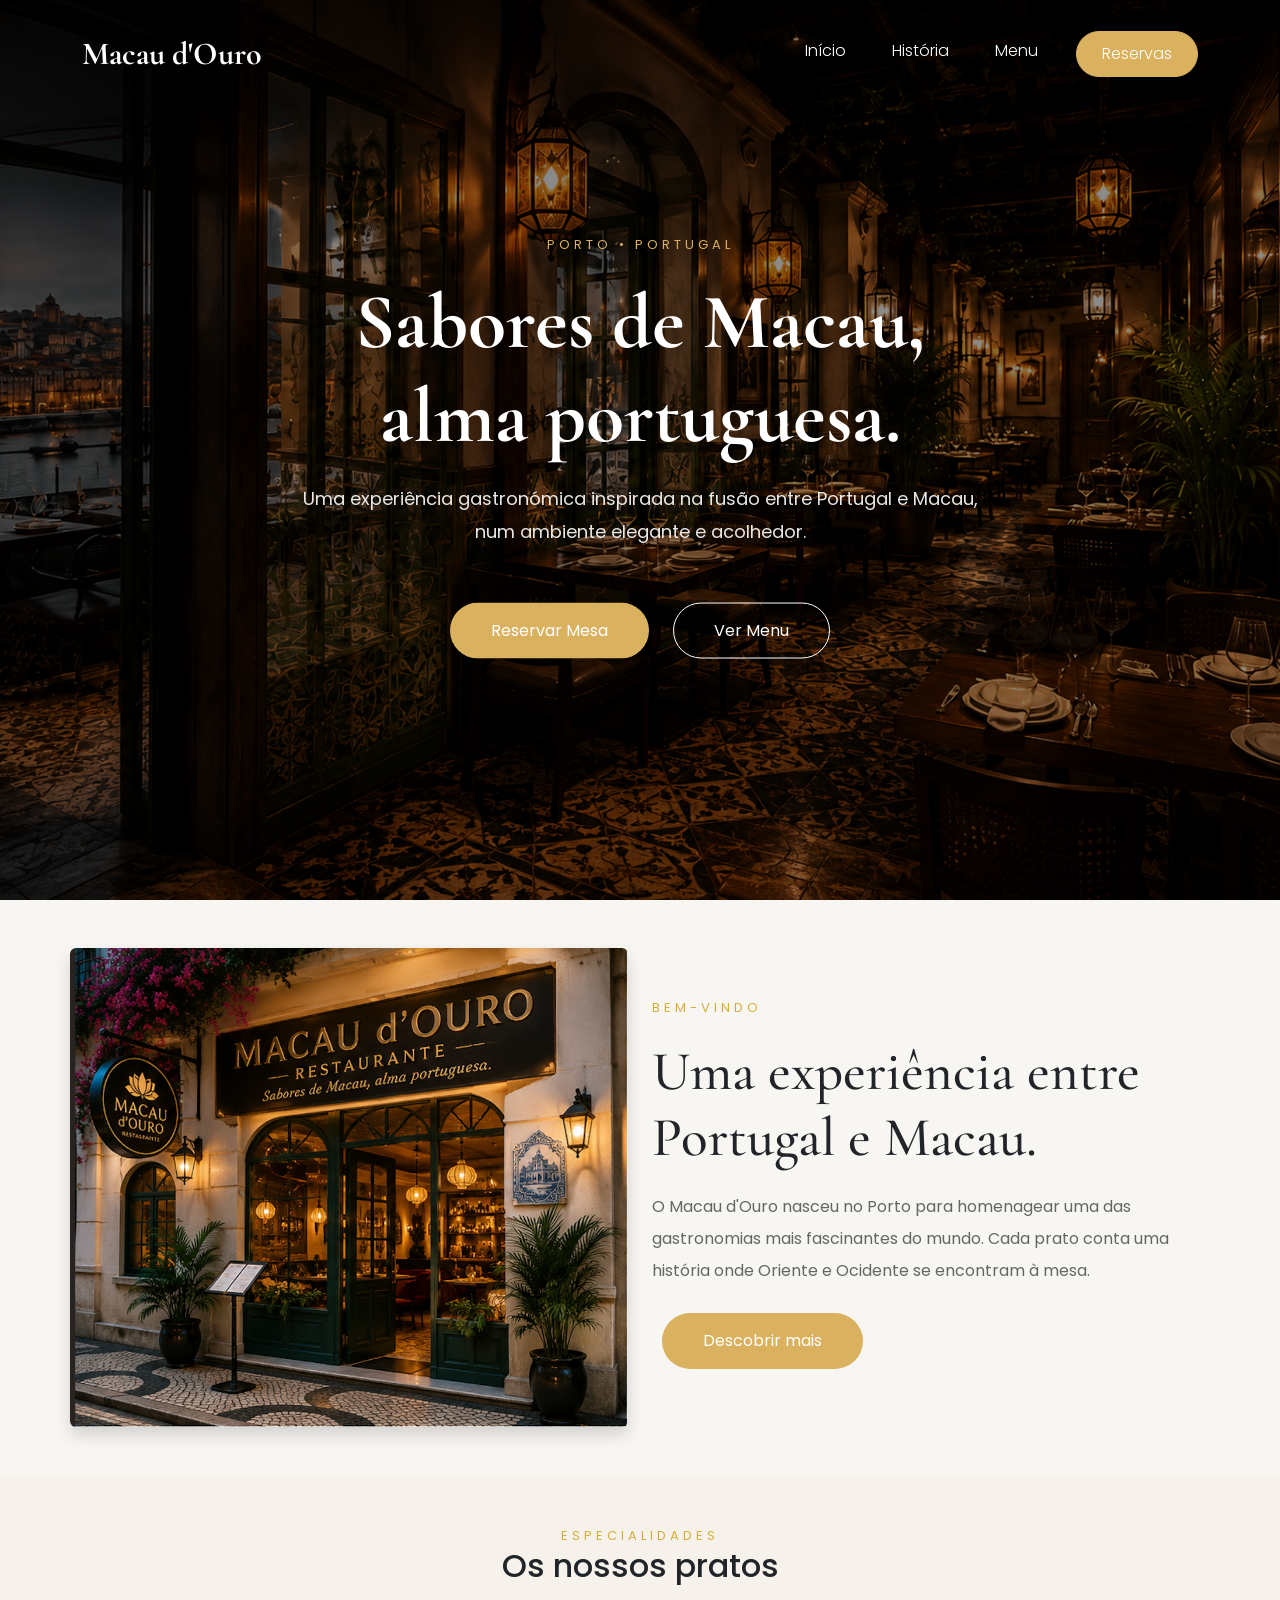
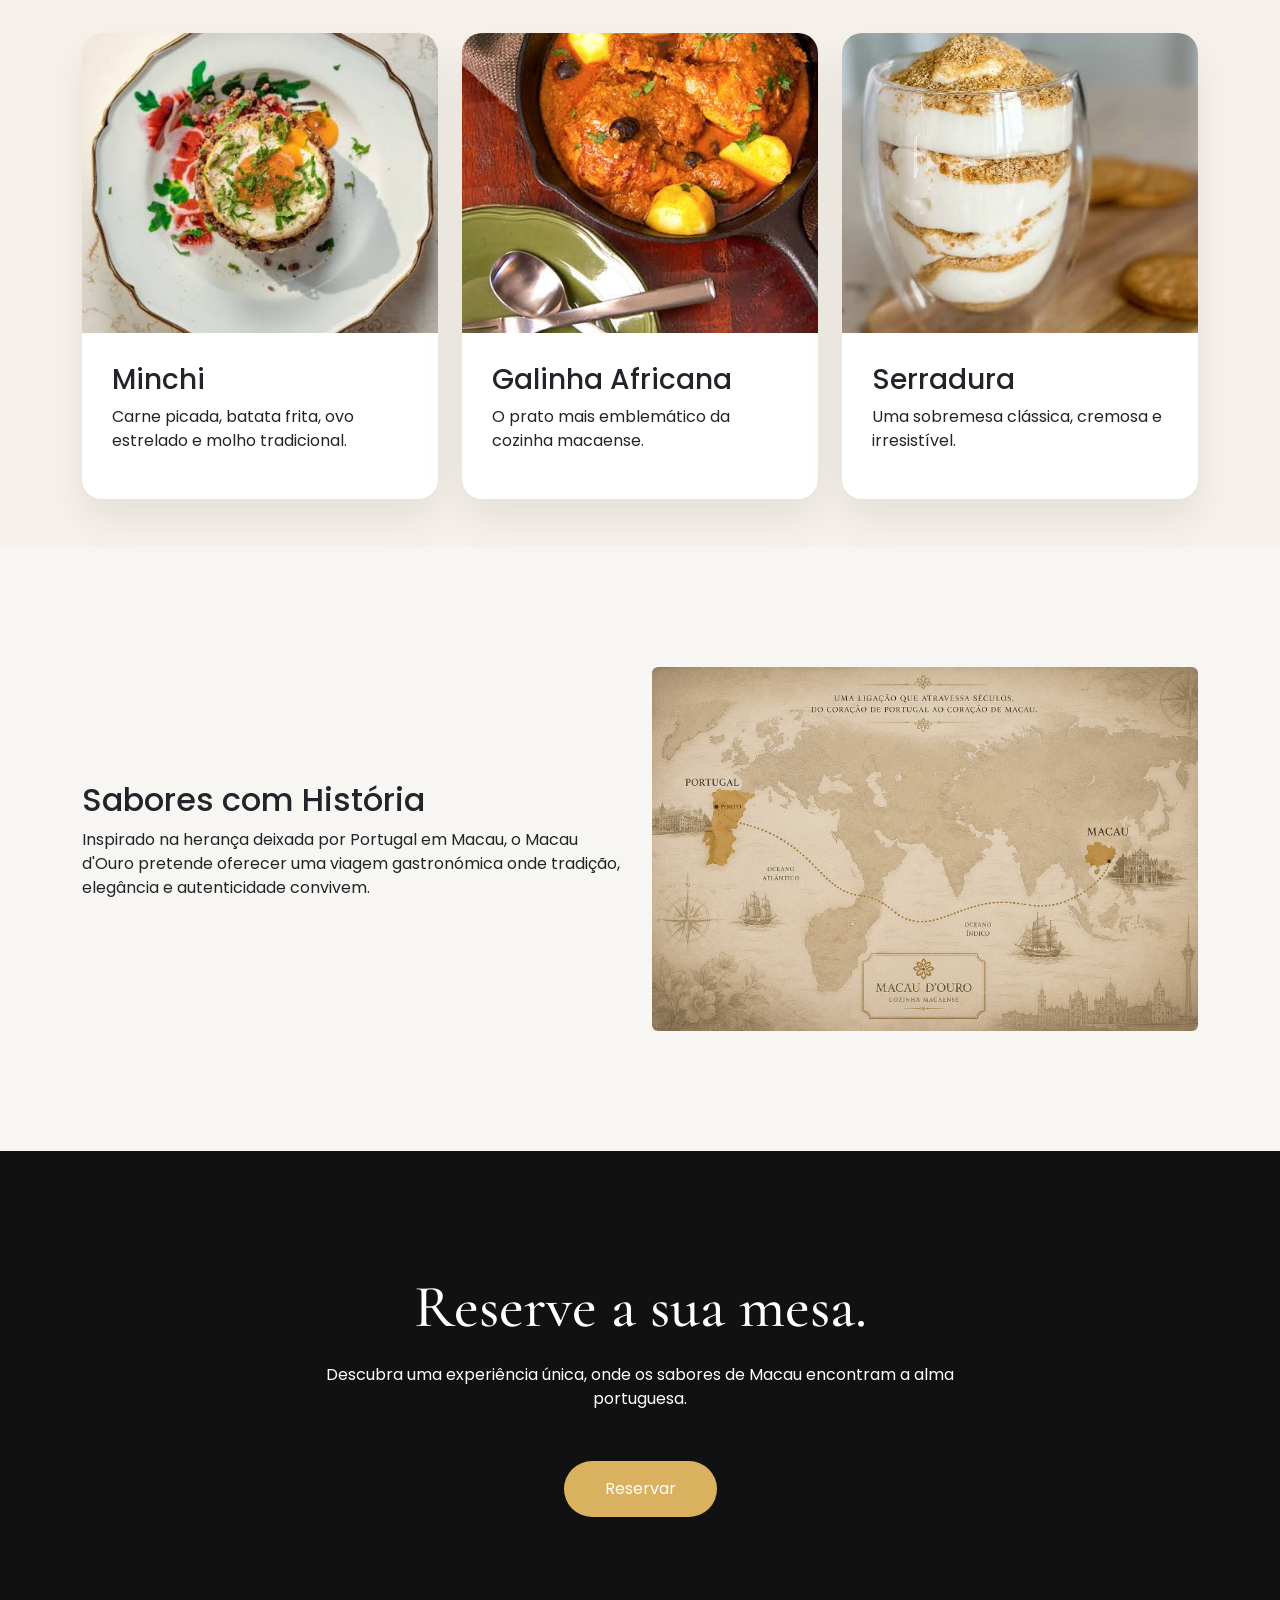
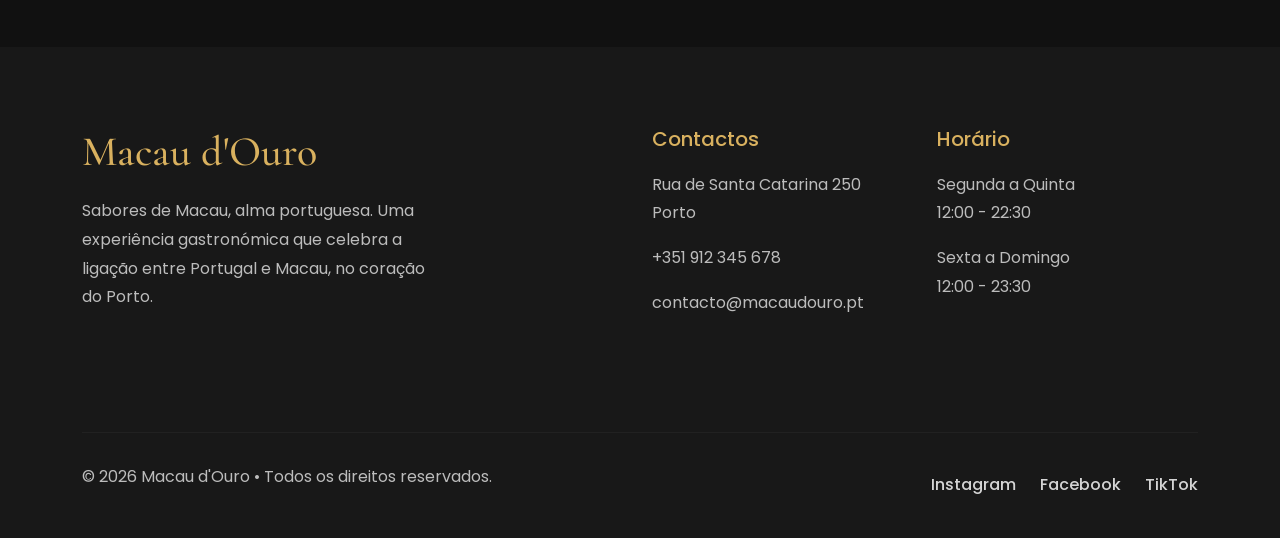
<file: index.html>
<!DOCTYPE html>
<html lang="pt">

<head>
    <meta charset="UTF-8">
    <meta name="viewport" content="width=device-width, initial-scale=1.0">
    <title>Macau d'Ouro</title>

    <link href="https://cdn.jsdelivr.net/npm/bootstrap@5.3.7/dist/css/bootstrap.min.css" rel="stylesheet">
    <link rel="stylesheet" href="css/style.css">

    <link rel="preconnect" href="https://fonts.googleapis.com">
    <link
        href="https://fonts.googleapis.com/css2?family=Cormorant+Garamond:wght@400;600;700&family=Poppins:wght@300;400;500&display=swap"
        rel="stylesheet">
</head>

<body>
    <header class="hero">
        <nav class="navbar navbar-expand-lg navbar-dark fixed-top">
            <div class="container">
                <a class="navbar-brand logo" href="#">
                    Macau d'Ouro
                </a>
                <button class="navbar-toggler" type="button" data-bs-toggle="collapse" data-bs-target="#menu">
                    <span class="navbar-toggler-icon"></span>
                </button>
                <div class="collapse navbar-collapse" id="menu">
                    <ul class="navbar-nav ms-auto">
                        <li class="nav-item">
                            <a class="nav-link" href="index.html">Início</a>
                        </li>
                        <li class="nav-item">
                            <a class="nav-link" href="historia.html">História</a>
                        </li>
                        <li class="nav-item">
                            <a class="nav-link" href="menu.html">Menu</a>
                        </li>
                        <li class="nav-item">
                            <a class="nav-link btn-contacto" href="reservas.html">
                                Reservas
                            </a>
                        </li>
                    </ul>
                </div>
            </div>
        </nav>
        <div class="hero-content">
            <span class="subtitle">
                Porto • Portugal
            </span>
            <h1>
                Sabores de Macau,<br>
                alma portuguesa.
            </h1>
            <p>Uma experiência gastronómica inspirada na fusão entre Portugal e Macau, num ambiente elegante e
                acolhedor.</p>
            <div class="hero-buttons">
                <a href="reservas.html" class="btn btn-gold">
                    Reservar Mesa
                </a>
                <a href="menu.html" class="btn btn-outline">
                    Ver Menu
                </a>
            </div>
        </div>
    </header>
    <main>
        <section class="about container py-5">
            <div class="row align-items-center">
                <div class="col-lg-6">
                    <img src="images/restaurante.png" class="img-fluid rounded shadow">
                </div>
                <div class="col-lg-6">
                    <span class="section-title">
                        Bem-vindo
                    </span>
                    <h2>Uma experiência entre Portugal e Macau.</h2>
                    <p> O Macau d'Ouro nasceu no Porto para homenagear
                        uma das gastronomias mais fascinantes do mundo.
                        Cada prato conta uma história onde Oriente e
                        Ocidente se encontram à mesa. </p>
                    <a href="historia.html" class="btn btn-gold"> Descobrir mais</a>
                </div>
            </div>
        </section>
        <section class="dishes py-5">
            <div class="container">
                <div class="text-center">
                    <span class="section-title">Especialidades </span>
                    <h2>Os nossos pratos </h2>
                </div>
                <div class="row mt-5">
                    <div class="col-lg-4">
                        <div class="dish-card">
                            <img src="images/images-7.jpeg">
                            <div class="dish-info">
                                <h3>Minchi</h3>
                                <p>Carne picada, batata frita,
                                    ovo estrelado e molho tradicional.
                                </p>
                            </div>
                        </div>
                    </div>
                    <div class="col-lg-4">
                        <div class="dish-card">
                            <img src="images/images-9.jpeg">
                            <div class="dish-info">
                                <h3>Galinha Africana</h3>
                                <p> O prato mais emblemático
                                    da cozinha macaense.
                                </p>
                            </div>
                        </div>
                    </div>
                    <div class="col-lg-4">
                        <div class="dish-card">
                            <img src="images/images-8.jpeg">
                            <div class="dish-info">
                                <h3>Serradura</h3>
                                <p>Uma sobremesa clássica,
                                    cremosa e irresistível.
                                </p>
                            </div>
                        </div>
                    </div>
                </div>
            </div>
        </section>
        <section class="history">
            <div class="container">
                <div class="row align-items-center">
                    <div class="col-lg-6">
                        <h2>Sabores com História</h2>
                        <p>
                            Inspirado na herança deixada por Portugal
                            em Macau, o Macau d'Ouro pretende oferecer
                            uma viagem gastronómica onde tradição,
                            elegância e autenticidade convivem.
                        </p>
                    </div>
                    <div class="col-lg-6">
                        <img src="images/mapa.png" class="img-fluid rounded">
                    </div>
                </div>
            </div>
        </section>
        <section class="cta">
            <div class="container text-center">
                <h2>Reserve a sua mesa.</h2>
                <p>
                    Descubra uma experiência única,
                    onde os sabores de Macau encontram
                    a alma portuguesa.
                </p>
                <a href="reservas.html" class="btn btn-gold">
                    Reservar
                </a>
            </div>
        </section>
    </main>
    <footer class="footer">
        <div class="container">
            <div class="row">
                <!-- Restaurante -->
                <div class="col-lg-4 mb-5">
                    <h2 class="footer-logo">
                        Macau d'Ouro
                    </h2>
                    <p class="footer-text">
                        Sabores de Macau, alma portuguesa.
                        Uma experiência gastronómica que celebra a ligação
                        entre Portugal e Macau, no coração do Porto.
                    </p>
                </div>
                <div class="col-lg-2 mb-5">
                </div>
                <div class="col-lg-3 mb-5">
                    <h5>Contactos</h5>
                    <p>Rua de Santa Catarina 250
                        <br>
                        Porto
                    </p>
                    <p>+351 912 345 678</p>
                    <p>contacto@macaudouro.pt </p>
                </div>
                <div class="col-lg-3">
                    <h5>Horário</h5>
                    <p>
                        Segunda a Quinta
                        <br>
                        12:00 - 22:30
                    </p>
                    <p>
                        Sexta a Domingo
                        <br>
                        12:00 - 23:30
                    </p>
                </div>
            </div>
            <hr>
            <div class="footer-bottom">
                <p> © 2026 Macau d'Ouro • Todos os direitos reservados.</p>
                <div class="social">
                    <a href="#">Instagram</a>
                    <a href="#">Facebook</a>
                    <a href="#">TikTok</a>
                </div>
            </div>
        </div>
    </footer>
    <script src="https://cdn.jsdelivr.net/npm/bootstrap@5.3.7/dist/js/bootstrap.bundle.min.js"></script>
</body>

</html>
</file>
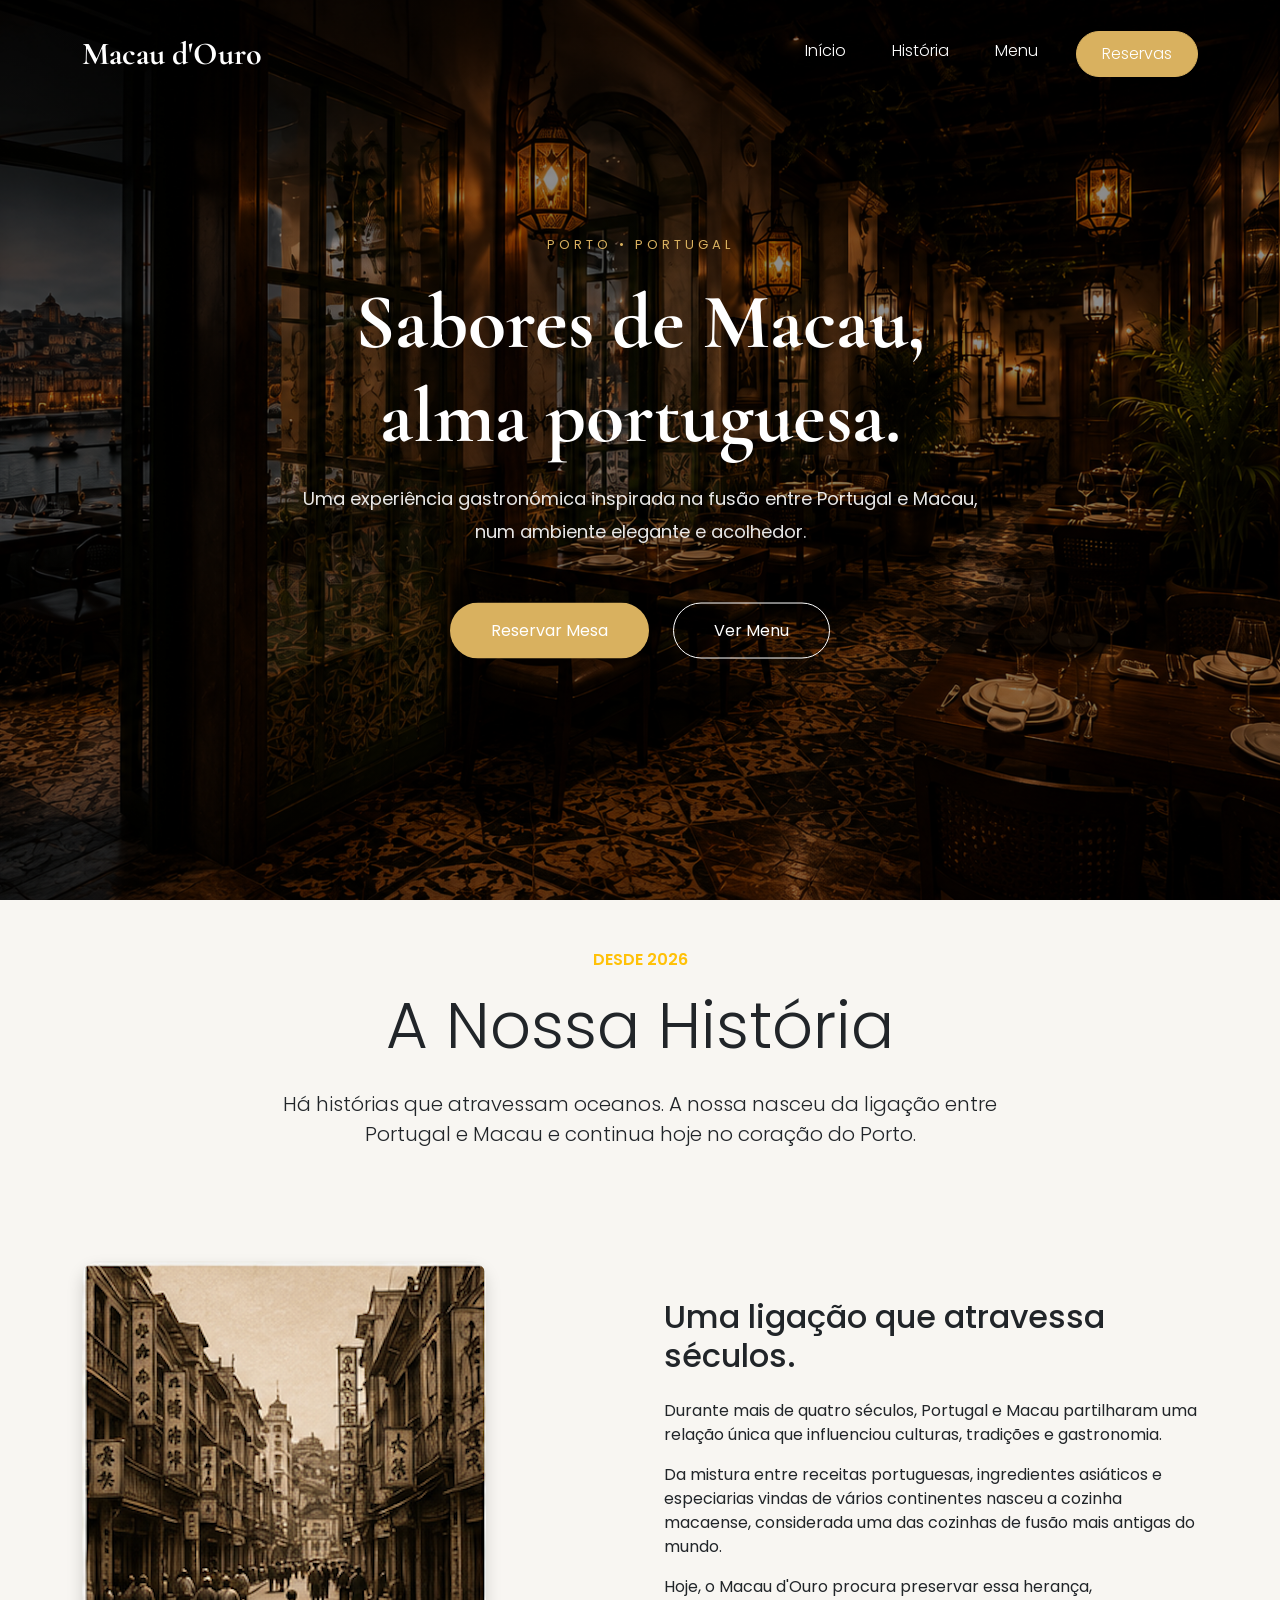
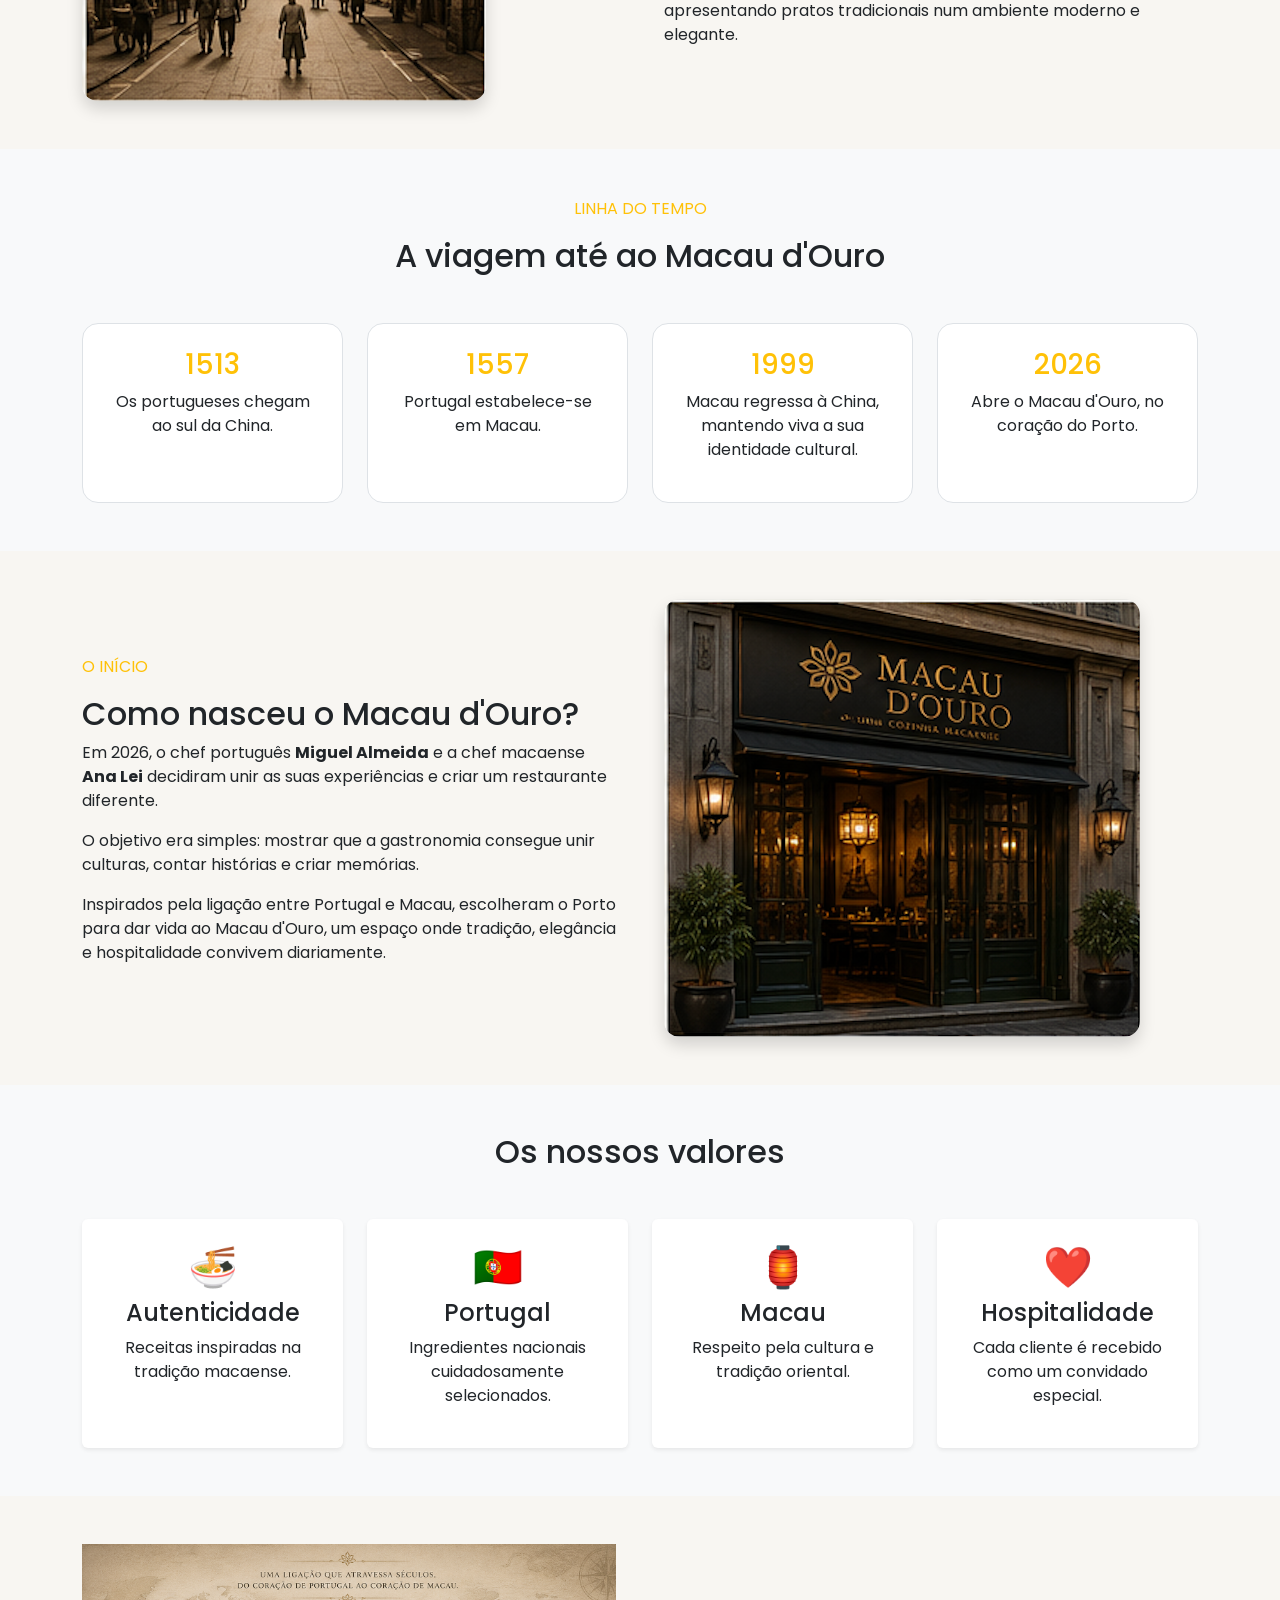
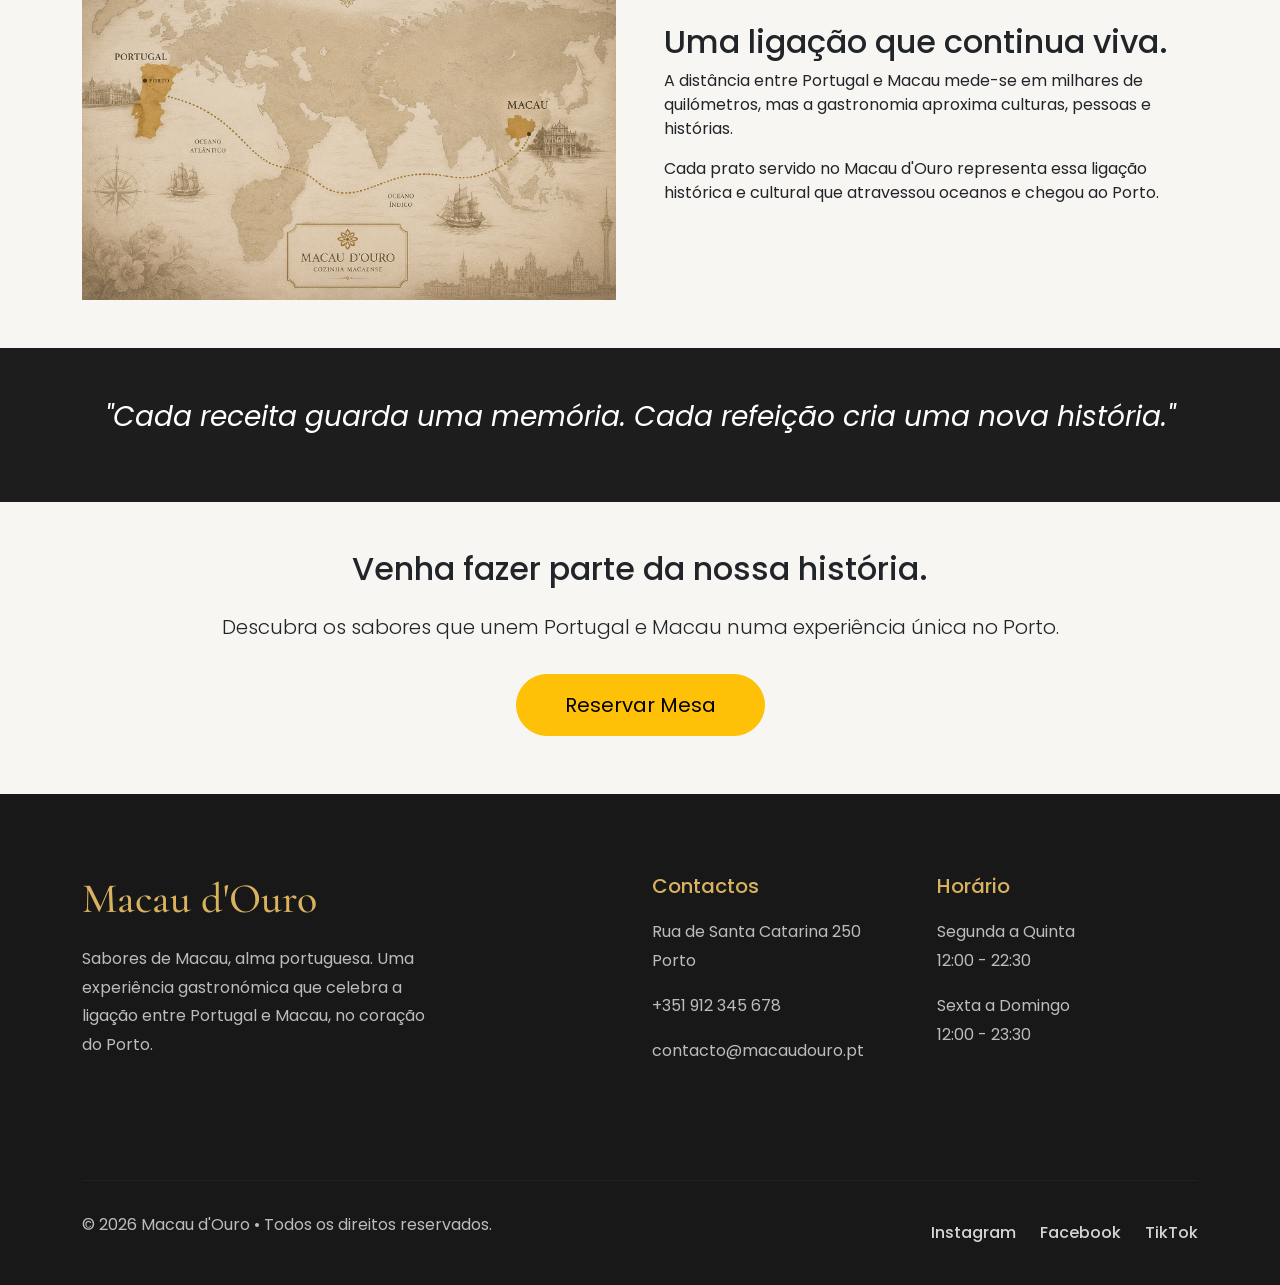
<file: historia.html>
<!DOCTYPE html>
<html lang="pt">

<head>
    <meta charset="UTF-8">
    <meta name="viewport" content="width=device-width, initial-scale=1.0">
    <title>Macau d'Ouro</title>

    <link href="https://cdn.jsdelivr.net/npm/bootstrap@5.3.7/dist/css/bootstrap.min.css" rel="stylesheet">
    <link rel="stylesheet" href="css/style.css">

    <link rel="preconnect" href="https://fonts.googleapis.com">
    <link
        href="https://fonts.googleapis.com/css2?family=Cormorant+Garamond:wght@400;600;700&family=Poppins:wght@300;400;500&display=swap"
        rel="stylesheet">
</head>
<header class="hero">
    <nav class="navbar navbar-expand-lg navbar-dark fixed-top">
        <div class="container">
            <a class="navbar-brand logo" href="#">
                Macau d'Ouro
            </a>
            <button class="navbar-toggler" type="button" data-bs-toggle="collapse" data-bs-target="#menu">
                <span class="navbar-toggler-icon"></span>
            </button>
            <div class="collapse navbar-collapse" id="menu">
                <ul class="navbar-nav ms-auto">
                    <li class="nav-item">
                        <a class="nav-link" href="index.html">Início</a>
                    </li>
                    <li class="nav-item">
                        <a class="nav-link" href="historia.html">História</a>
                    </li>
                    <li class="nav-item">
                        <a class="nav-link" href="menu.html"> Menu </a>
                    </li>
                    <li class="nav-item">
                        <a class="nav-link btn-contacto" href="reservas.html">
                            Reservas
                        </a>
                    </li>
                </ul>
            </div>
        </div>
    </nav>
    <div class="hero-content">
        <span class="subtitle">
            Porto • Portugal
        </span>
        <h1>
            Sabores de Macau,<br>
            alma portuguesa.
        </h1>
        <p>Uma experiência gastronómica inspirada na fusão entre Portugal e Macau, num ambiente elegante e acolhedor.
        </p>
        <div class="hero-buttons">
            <a href="reservas.html" class="btn btn-gold">
                Reservar Mesa
            </a>
            <a href="href=" menu.php"" class="btn btn-outline">
                Ver Menu
            </a>
        </div>
    </div>
</header>
<main>

    <!-- HERO DA HISTÓRIA -->

    <section class="history-hero py-5">

        <div class="container text-center">

            <span class="text-uppercase text-warning fw-semibold">
                Desde 2026
            </span>

            <h1 class="display-3 mt-3 mb-4">
                A Nossa História
            </h1>

            <p class="lead mx-auto" style="max-width:800px;">

                Há histórias que atravessam oceanos.
                A nossa nasceu da ligação entre Portugal e Macau e
                continua hoje no coração do Porto.

            </p>

        </div>

    </section>


    <!-- PORTUGAL E MACAU -->

    <section class="container py-5">

        <div class="row align-items-center g-5">

            <div class="col-lg-6">

                <img src="images/macau_antigo.png" class="img-fluid rounded-4 shadow" alt="Portugal e Macau">

            </div>

            <div class="col-lg-6">

                <h2 class="mb-4">

                    Uma ligação que atravessa séculos.

                </h2>
                <p>Durante mais de quatro séculos, Portugal e Macau
                    partilharam uma relação única que influenciou
                    culturas, tradições e gastronomia.</p>
                <p>Da mistura entre receitas portuguesas,
                    ingredientes asiáticos e especiarias vindas de
                    vários continentes nasceu a cozinha macaense,
                    considerada uma das cozinhas de fusão mais antigas
                    do mundo.</p>
                <p>Hoje, o Macau d'Ouro procura preservar essa herança,
                    apresentando pratos tradicionais num ambiente moderno
                    e elegante.</p>
            </div>
        </div>
    </section>
    <section class="py-5 bg-light">
        <div class="container">
            <div class="text-center mb-5">
                <span class="text-warning text-uppercase">
                    Linha do Tempo
                </span>
                <h2 class="mt-3">
                    A viagem até ao Macau d'Ouro
                </h2>
            </div>
            <div class="row text-center g-4">
                <div class="col-md-3">
                    <div class="p-4 border rounded-4 bg-white h-100">
                        <h3 class="text-warning">1513</h3>
                        <p> Os portugueses chegam ao sul da China.</p>
                    </div>
                </div>
                <div class="col-md-3">
                    <div class="p-4 border rounded-4 bg-white h-100">
                        <h3 class="text-warning">1557</h3>
                        <p>Portugal estabelece-se em Macau.</p>
                    </div>
                </div>
                <div class="col-md-3">
                    <div class="p-4 border rounded-4 bg-white h-100">
                        <h3 class="text-warning">1999</h3>
                        <p>
                            Macau regressa à China,
                            mantendo viva a sua identidade cultural.
                        </p>
                    </div>
                </div>
                <div class="col-md-3">
                    <div class="p-4 border rounded-4 bg-white h-100">
                        <h3 class="text-warning">2026</h3>
                        <p>
                            Abre o Macau d'Ouro,
                            no coração do Porto.
                        </p>
                    </div>
                </div>
            </div>
        </div>
    </section>
    <section class="container py-5">
        <div class="row align-items-center g-5">
            <div class="col-lg-6 order-lg-2">
                <img src="images/fachada.png" class="img-fluid rounded-4 shadow" alt="Restaurante">
            </div>
            <div class="col-lg-6 order-lg-1">
                <span class="text-warning text-uppercase">O Início</span>
                <h2 class="mt-3">
                    Como nasceu o Macau d'Ouro?
                </h2>
                <p>
                    Em 2026, o chef português <strong>Miguel Almeida</strong>
                    e a chef macaense <strong>Ana Lei</strong> decidiram unir
                    as suas experiências e criar um restaurante diferente.
                </p>
                <p>
                    O objetivo era simples:
                    mostrar que a gastronomia consegue unir culturas,
                    contar histórias e criar memórias.
                </p>
                <p>
                    Inspirados pela ligação entre Portugal e Macau,
                    escolheram o Porto para dar vida ao Macau d'Ouro,
                    um espaço onde tradição, elegância e hospitalidade
                    convivem diariamente.
                </p>
            </div>
        </div>
    </section>
    <section class="py-5 bg-light">
        <div class="container">
            <div class="text-center mb-5">
                <h2>
                    Os nossos valores
                </h2>
            </div>
            <div class="row g-4">
                <div class="col-md-3">
                    <div class="card h-100 border-0 shadow-sm text-center p-4">
                        <h1>🍜</h1>
                        <h4>Autenticidade</h4>
                        <p>
                            Receitas inspiradas na tradição macaense.
                        </p>
                    </div>
                </div>
                <div class="col-md-3">
                    <div class="card h-100 border-0 shadow-sm text-center p-4">
                        <h1>🇵🇹</h1>
                        <h4>Portugal</h4>
                        <p>
                            Ingredientes nacionais cuidadosamente selecionados.
                        </p>
                    </div>
                </div>
                <div class="col-md-3">
                    <div class="card h-100 border-0 shadow-sm text-center p-4">
                        <h1>🏮</h1>
                        <h4>Macau</h4>
                        <p>
                            Respeito pela cultura e tradição oriental.
                        </p>
                    </div>
                </div>
                <div class="col-md-3">
                    <div class="card h-100 border-0 shadow-sm text-center p-4">
                        <h1>❤️</h1>
                        <h4>Hospitalidade</h4>
                        <p>
                            Cada cliente é recebido como um convidado especial.
                        </p>
                    </div>
                </div>
            </div>
        </div>
    </section>


    <!-- MAPA -->

    <section class="container py-5">

        <div class="row align-items-center g-5">

            <div class="col-lg-6">

                <img src="images/mapa.png" class="img-fluid" alt="Mapa Portugal Macau">

            </div>
            <div class="col-lg-6">
                <h2>Uma ligação que continua viva.</h2>
                <p>
                    A distância entre Portugal e Macau mede-se em milhares
                    de quilómetros, mas a gastronomia aproxima culturas,
                    pessoas e histórias.
                </p>
                <p>
                    Cada prato servido no Macau d'Ouro representa
                    essa ligação histórica e cultural que atravessou
                    oceanos e chegou ao Porto.
                </p>
            </div>
        </div>
    </section>
    <section class="py-5 text-center text-white" style="background:#1d1d1d;">
        <div class="container">
            <blockquote class="fs-3 fst-italic">
                "Cada receita guarda uma memória.
                Cada refeição cria uma nova história."
            </blockquote>
        </div>
    </section>
    <section class="container py-5 text-center">
        <h2 class="mb-4">Venha fazer parte da nossa história.</h2>
        <p class="lead">
            Descubra os sabores que unem Portugal e Macau
            numa experiência única no Porto.
        </p>
        <a href="reservas.html" class="btn btn-warning btn-lg px-5 mt-3">
            Reservar Mesa
        </a>
    </section>
</main>
<footer class="footer">
    <div class="container">
        <div class="row">
            <!-- Restaurante -->
            <div class="col-lg-4 mb-5">
                <h2 class="footer-logo">
                    Macau d'Ouro
                </h2>
                <p class="footer-text">
                    Sabores de Macau, alma portuguesa.
                    Uma experiência gastronómica que celebra a ligação
                    entre Portugal e Macau, no coração do Porto.
                </p>
            </div>
            <div class="col-lg-2 mb-5">
            </div>
            <div class="col-lg-3 mb-5">
                <h5>Contactos</h5>
                <p>Rua de Santa Catarina 250
                    <br>
                    Porto
                </p>
                <p>+351 912 345 678</p>
                <p>contacto@macaudouro.pt </p>
            </div>
            <div class="col-lg-3">
                <h5>Horário</h5>
                <p>
                    Segunda a Quinta
                    <br>
                    12:00 - 22:30
                </p>
                <p>
                    Sexta a Domingo
                    <br>
                    12:00 - 23:30
                </p>
            </div>
        </div>
        <hr>
        <div class="footer-bottom">
            <p> © 2026 Macau d'Ouro • Todos os direitos reservados.</p>
            <div class="social">
                <a href="#">Instagram</a>
                <a href="#">Facebook</a>
                <a href="#">TikTok</a>
            </div>
        </div>
    </div>
</footer>
<script src="https://cdn.jsdelivr.net/npm/bootstrap@5.3.7/dist/js/bootstrap.bundle.min.js"></script>
</body>

</html>
</file>
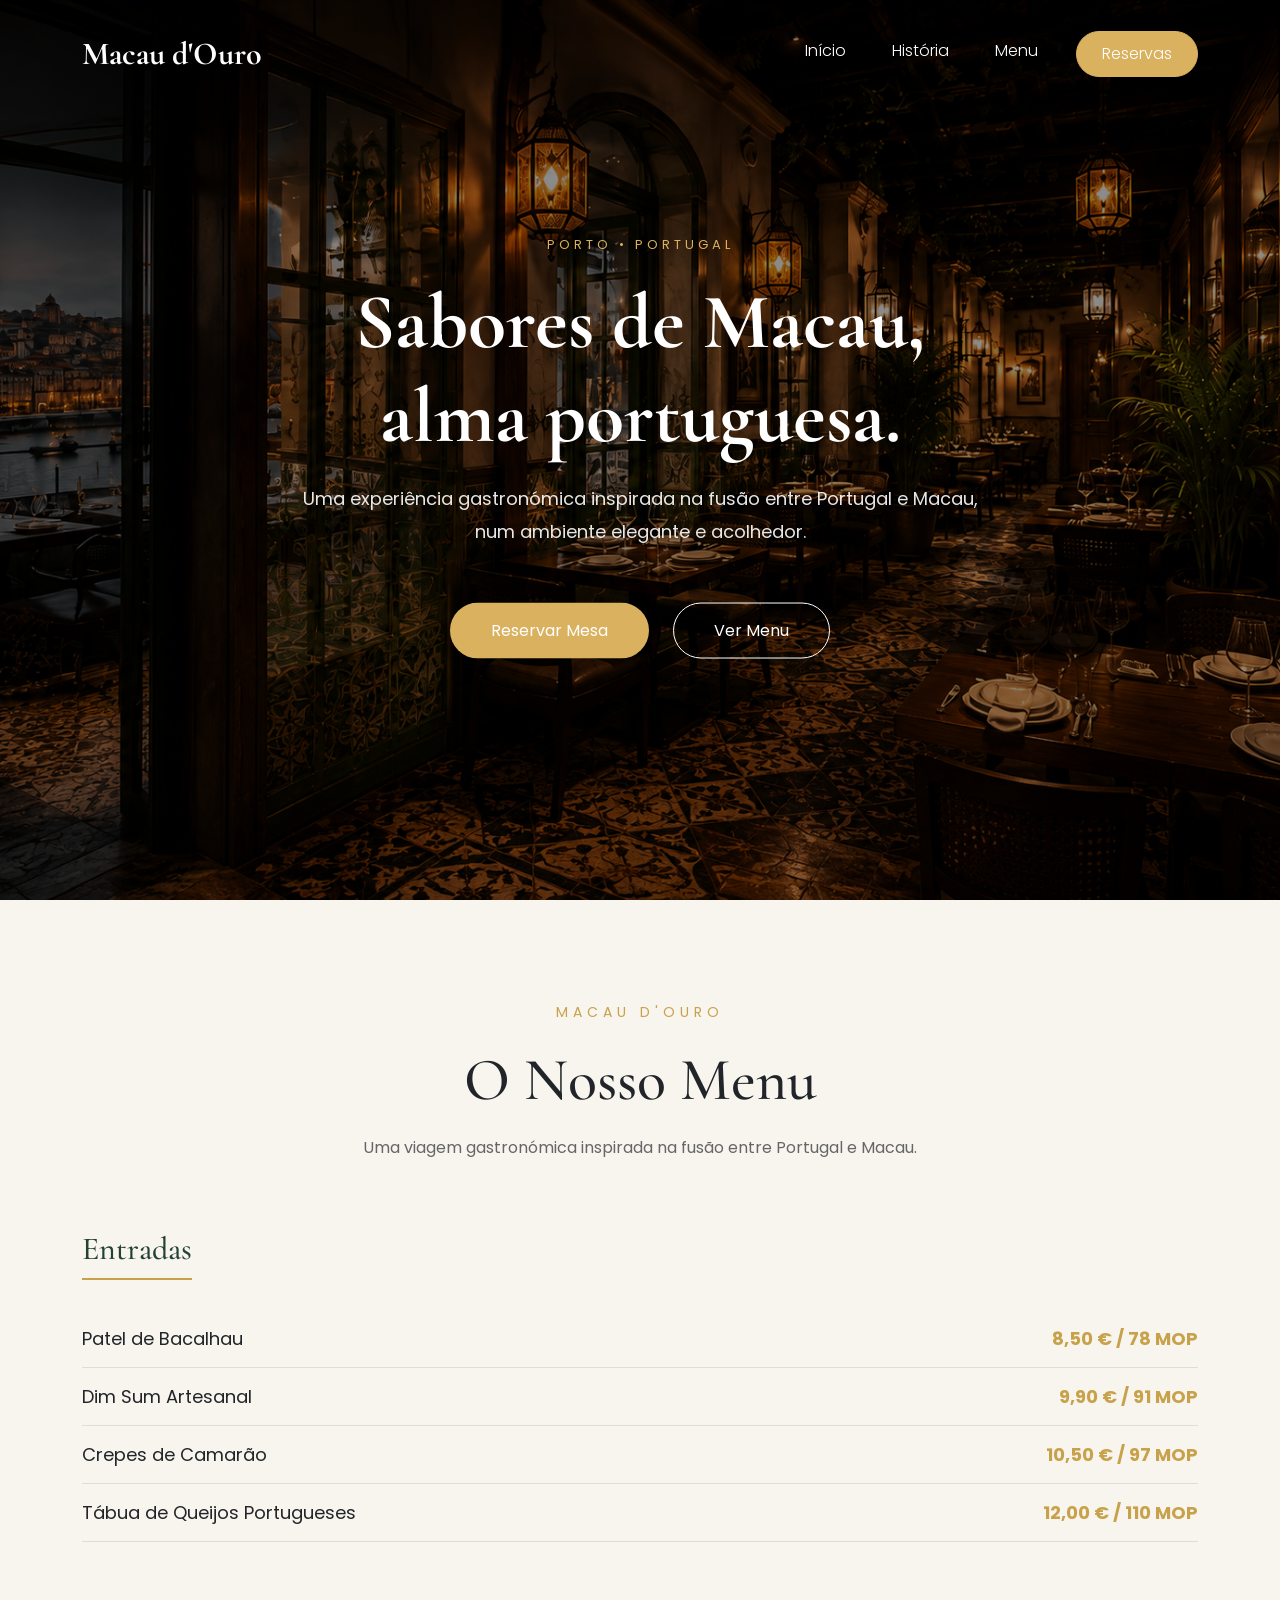
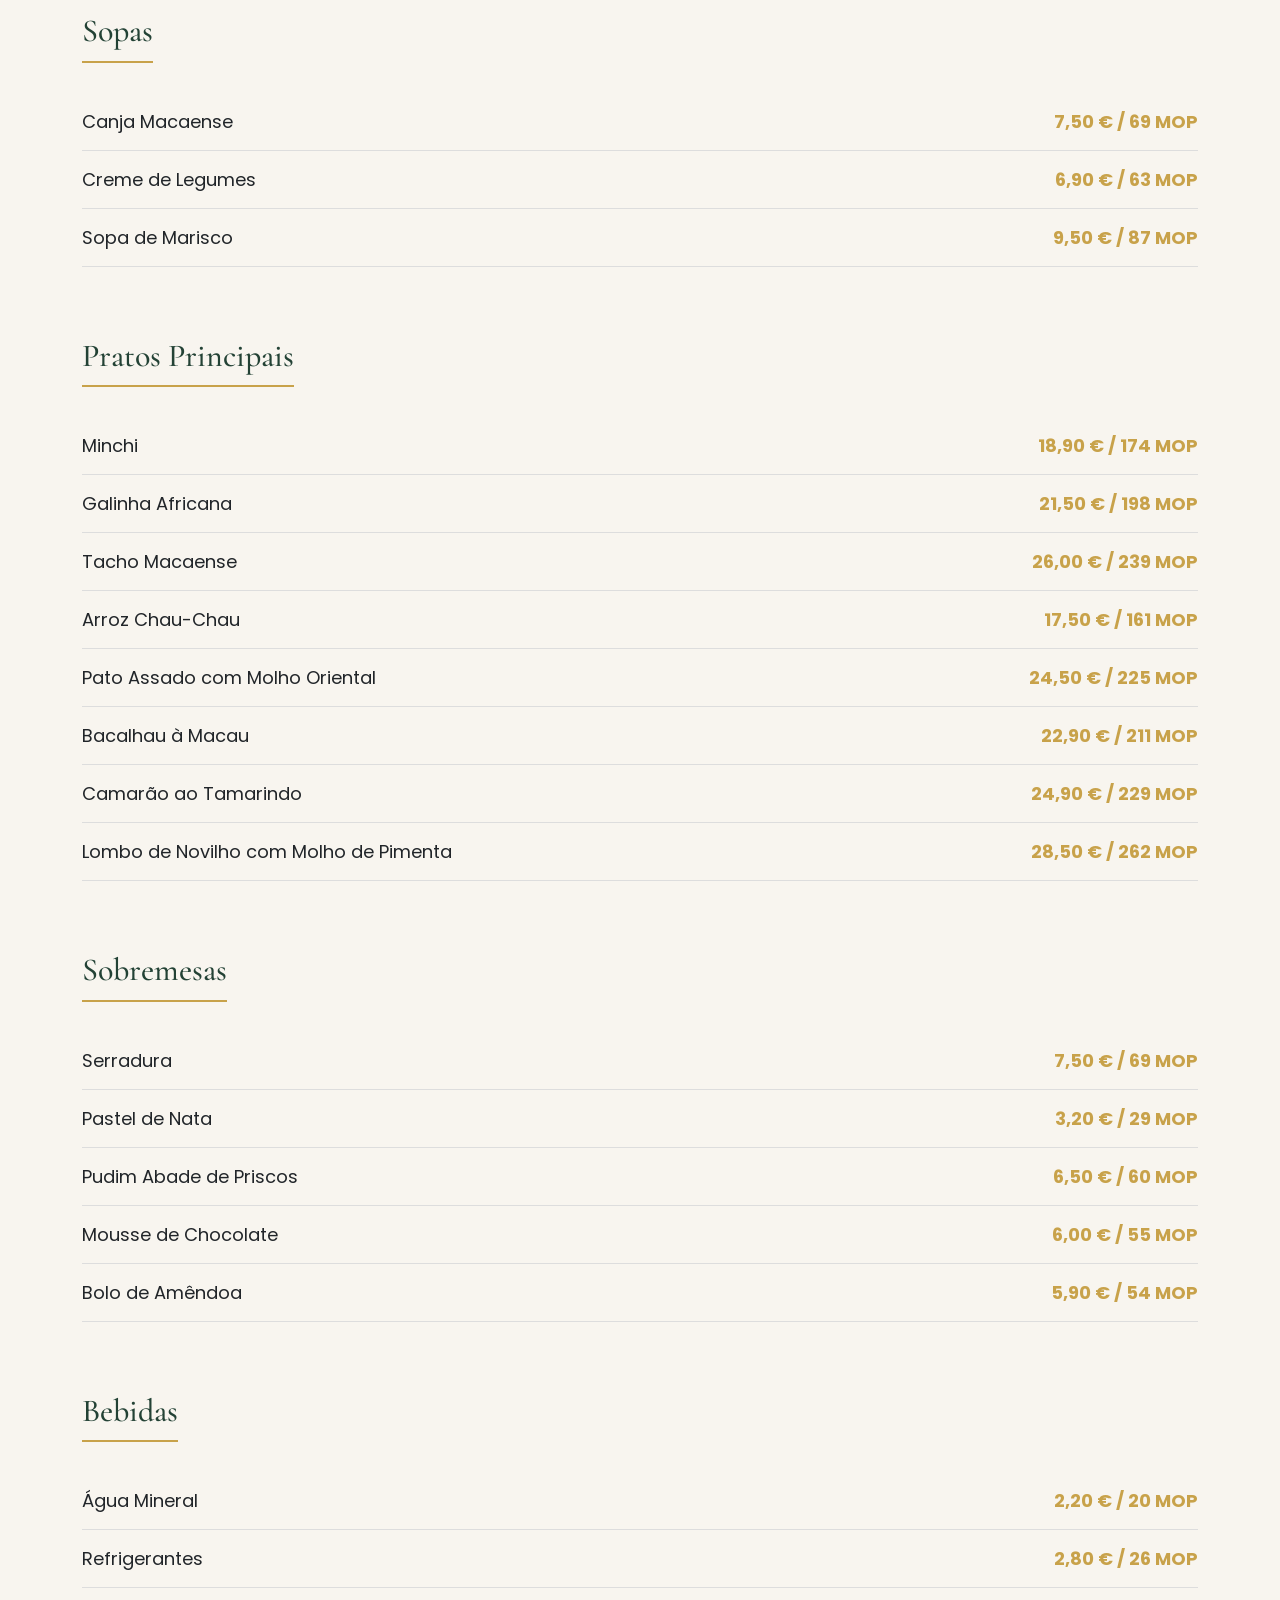
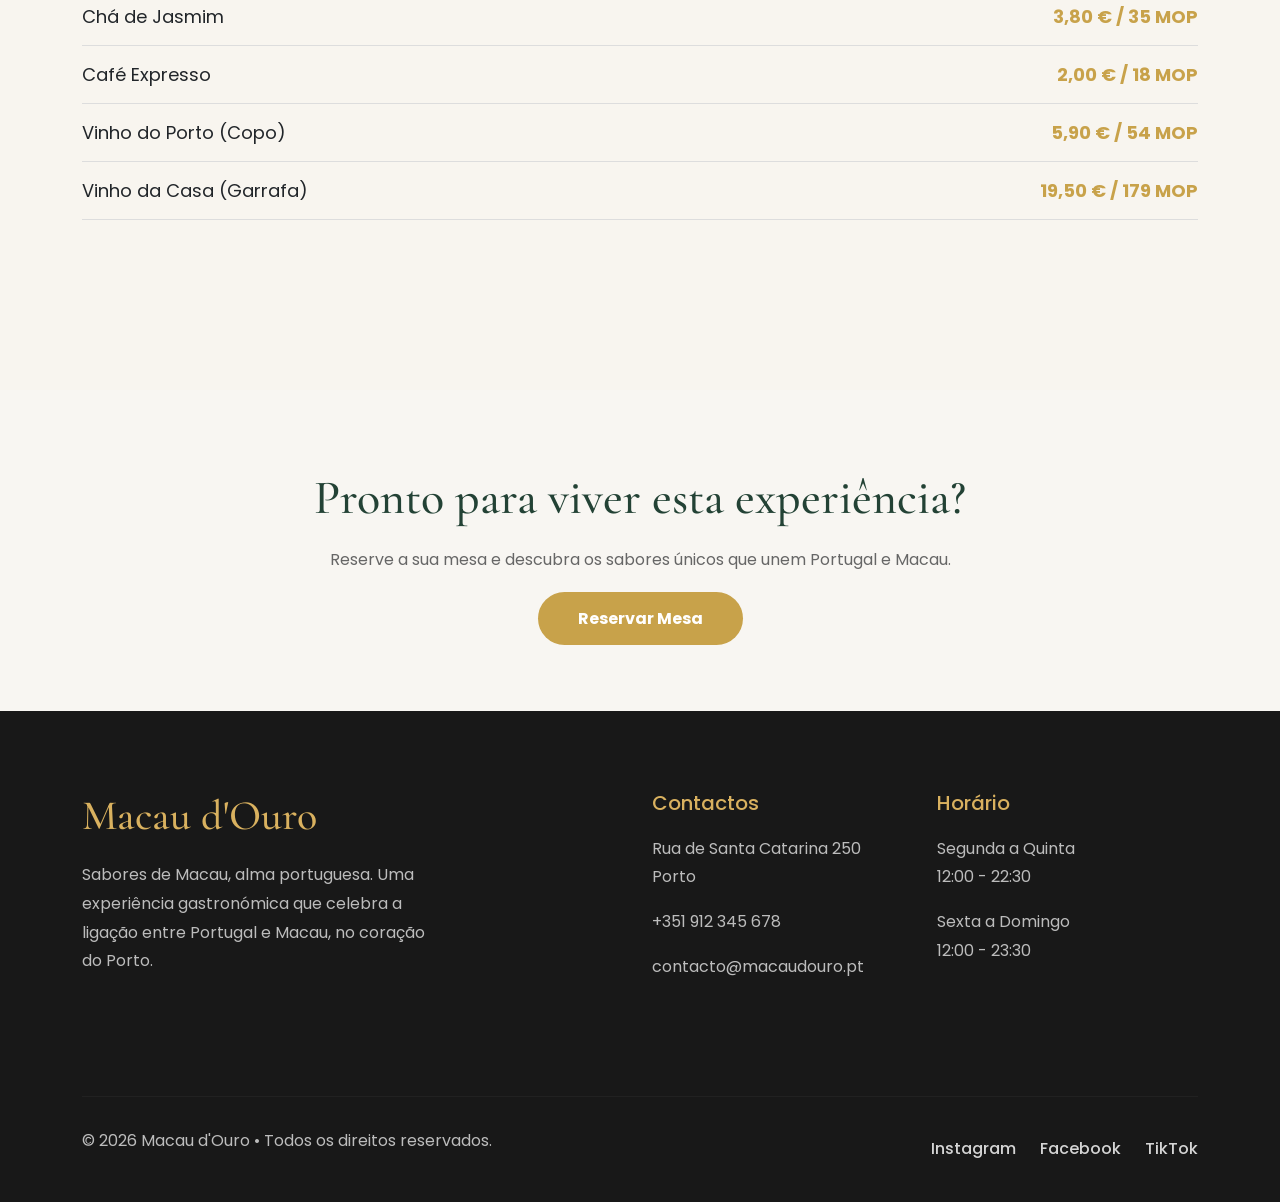
<file: menu.html>
<!DOCTYPE html>
<html lang="pt">

<head>
    <meta charset="UTF-8">
    <meta name="viewport" content="width=device-width, initial-scale=1.0">
    <title>Macau d'Ouro</title>

    <link href="https://cdn.jsdelivr.net/npm/bootstrap@5.3.7/dist/css/bootstrap.min.css" rel="stylesheet">
    <link rel="stylesheet" href="css/style.css">

    <link rel="preconnect" href="https://fonts.googleapis.com">
    <link
        href="https://fonts.googleapis.com/css2?family=Cormorant+Garamond:wght@400;600;700&family=Poppins:wght@300;400;500&display=swap"
        rel="stylesheet">
</head>

<body>
    <header class="hero">
        <nav class="navbar navbar-expand-lg navbar-dark fixed-top">
            <div class="container">
                <a class="navbar-brand logo" href="#">
                    Macau d'Ouro
                </a>
                <button class="navbar-toggler" type="button" data-bs-toggle="collapse" data-bs-target="#menu">
                    <span class="navbar-toggler-icon"></span>
                </button>
                <div class="collapse navbar-collapse" id="menu">
                    <ul class="navbar-nav ms-auto">
                        <li class="nav-item">
                            <a class="nav-link" href="index.html">Início</a>
                        </li>
                        <li class="nav-item">
                            <a class="nav-link" href="historia.html">História</a>
                        </li>
                        <li class="nav-item">
                            <a class="nav-link" href="menu.html">Menu</a>
                        </li>
                        <li class="nav-item">
                            <a class="nav-link btn-contacto" href="reservas.html">
                                Reservas
                            </a>
                        </li>
                    </ul>
                </div>
            </div>
        </nav>
        <div class="hero-content">
            <span class="subtitle">
                Porto • Portugal
            </span>
            <h1>
                Sabores de Macau,<br>
                alma portuguesa.
            </h1>
            <p>Uma experiência gastronómica inspirada na fusão entre Portugal e Macau, num ambiente elegante e
                acolhedor.</p>
            <div class="hero-buttons">
                <a href="reservas.html" class="btn btn-gold">
                    Reservar Mesa
                </a>
                <a href="menu.html" class="btn btn-outline">
                    Ver Menu
                </a>
            </div>
        </div>
    </header>
    <main>
        <section class="menu-page">
            <div class="container">
                <div class="text-center mb-5">
                    <span class="menu-subtitle">
                        MACAU D'OURO
                    </span>
                    <h1 class="menu-title">O Nosso Menu</h1>
                    <p class="menu-description">
                        Uma viagem gastronómica inspirada na fusão entre
                        Portugal e Macau.
                    </p>
                </div>
                <div class="menu-category">
                    <h2>Entradas</h2>
                    <div class="menu-item">
                        <span>Patel de Bacalhau</span>
                        <span>8,50 € / 78 MOP</span>
                    </div>
                    <div class="menu-item">
                        <span>Dim Sum Artesanal</span>
                        <span>9,90 € / 91 MOP</span>
                    </div>
                    <div class="menu-item">
                        <span>Crepes de Camarão</span>
                        <span>10,50 € / 97 MOP</span>
                    </div>
                    <div class="menu-item">
                        <span>Tábua de Queijos Portugueses</span>
                        <span>12,00 € / 110 MOP</span>
                    </div>
                </div>
                <div class="menu-category">
                    <h2>Sopas</h2>
                    <div class="menu-item">
                        <span>Canja Macaense</span>
                        <span>7,50 € / 69 MOP</span>
                    </div>
                    <div class="menu-item">
                        <span>Creme de Legumes</span>
                        <span>6,90 € / 63 MOP</span>
                    </div>
                    <div class="menu-item">
                        <span>Sopa de Marisco</span>
                        <span>9,50 € / 87 MOP</span>
                    </div>
                </div>
                <div class="menu-category">
                    <h2>Pratos Principais</h2>
                    <div class="menu-item">
                        <span>Minchi</span>
                        <span>18,90 € / 174 MOP</span>
                    </div>
                    <div class="menu-item">
                        <span>Galinha Africana</span>
                        <span>21,50 € / 198 MOP</span>
                    </div>
                    <div class="menu-item">
                        <span>Tacho Macaense</span>
                        <span>26,00 € / 239 MOP</span>
                    </div>
                    <div class="menu-item">
                        <span>Arroz Chau-Chau</span>
                        <span>17,50 € / 161 MOP</span>
                    </div>
                    <div class="menu-item">
                        <span>Pato Assado com Molho Oriental</span>
                        <span>24,50 € / 225 MOP</span>
                    </div>
                    <div class="menu-item">
                        <span>Bacalhau à Macau</span>
                        <span>22,90 € / 211 MOP</span>
                    </div>
                    <div class="menu-item">
                        <span>Camarão ao Tamarindo</span>
                        <span>24,90 € / 229 MOP</span>
                    </div>
                    <div class="menu-item">
                        <span>Lombo de Novilho com Molho de Pimenta</span>
                        <span>28,50 € / 262 MOP</span>
                    </div>
                </div>
                <div class="menu-category">
                    <h2>Sobremesas</h2>
                    <div class="menu-item">
                        <span>Serradura</span>
                        <span>7,50 € / 69 MOP</span>
                    </div>
                    <div class="menu-item">
                        <span>Pastel de Nata</span>
                        <span>3,20 € / 29 MOP</span>
                    </div>
                    <div class="menu-item">
                        <span>Pudim Abade de Priscos</span>
                        <span>6,50 € / 60 MOP </span>
                    </div>
                    <div class="menu-item">
                        <span>Mousse de Chocolate</span>
                        <span>6,00 € / 55 MOP</span>
                    </div>
                    <div class="menu-item">
                        <span>Bolo de Amêndoa</span>
                        <span>5,90 € / 54 MOP</span>
                    </div>
                </div>
                <div class="menu-category">
                    <h2>Bebidas</h2>
                    <div class="menu-item">
                        <span>Água Mineral</span>
                        <span>2,20 € / 20 MOP</span>
                    </div>

                    <div class="menu-item">
                        <span>Refrigerantes</span>
                        <span>2,80 € / 26 MOP</span>
                    </div>

                    <div class="menu-item">
                        <span>Chá de Jasmim</span>
                        <span>3,80 € / 35 MOP </span>
                    </div>

                    <div class="menu-item">
                        <span>Café Expresso</span>
                        <span>2,00 € / 18 MOP</span>
                    </div>

                    <div class="menu-item">
                        <span>Vinho do Porto (Copo)</span>
                        <span>5,90 € / 54 MOP</span>
                    </div>

                    <div class="menu-item">
                        <span>Vinho da Casa (Garrafa)</span>
                        <span>19,50 € / 179 MOP</span>
                    </div>

                </div>
            </div>
        </section>
        <section class="reservation-section">
            <div class="container text-center">
                <h2>Pronto para viver esta experiência?</h2>
                <p> Reserve a sua mesa e descubra os sabores únicos que unem
                    Portugal e Macau.
                </p>
                <a href="reservas.html" class="btn-reservar">
                    Reservar Mesa
                </a>
            </div>
        </section>
    </main>
    <footer class="footer">
        <div class="container">
            <div class="row">
                <!-- Restaurante -->
                <div class="col-lg-4 mb-5">
                    <h2 class="footer-logo">
                        Macau d'Ouro
                    </h2>
                    <p class="footer-text">
                        Sabores de Macau, alma portuguesa.
                        Uma experiência gastronómica que celebra a ligação
                        entre Portugal e Macau, no coração do Porto.
                    </p>
                </div>
                <div class="col-lg-2 mb-5">
                </div>
                <div class="col-lg-3 mb-5">
                    <h5>Contactos</h5>
                    <p>Rua de Santa Catarina 250
                        <br>
                        Porto
                    </p>
                    <p>+351 912 345 678</p>
                    <p>contacto@macaudouro.pt </p>
                </div>
                <div class="col-lg-3">
                    <h5>Horário</h5>
                    <p>
                        Segunda a Quinta
                        <br>
                        12:00 - 22:30
                    </p>
                    <p>
                        Sexta a Domingo
                        <br>
                        12:00 - 23:30
                    </p>
                </div>
            </div>
            <hr>
            <div class="footer-bottom">
                <p> © 2026 Macau d'Ouro • Todos os direitos reservados.</p>
                <div class="social">
                    <a href="#">Instagram</a>
                    <a href="#">Facebook</a>
                    <a href="#">TikTok</a>
                </div>
            </div>
        </div>
    </footer>
    <script src="https://cdn.jsdelivr.net/npm/bootstrap@5.3.7/dist/js/bootstrap.bundle.min.js"></script>
</body>

</html>
</file>
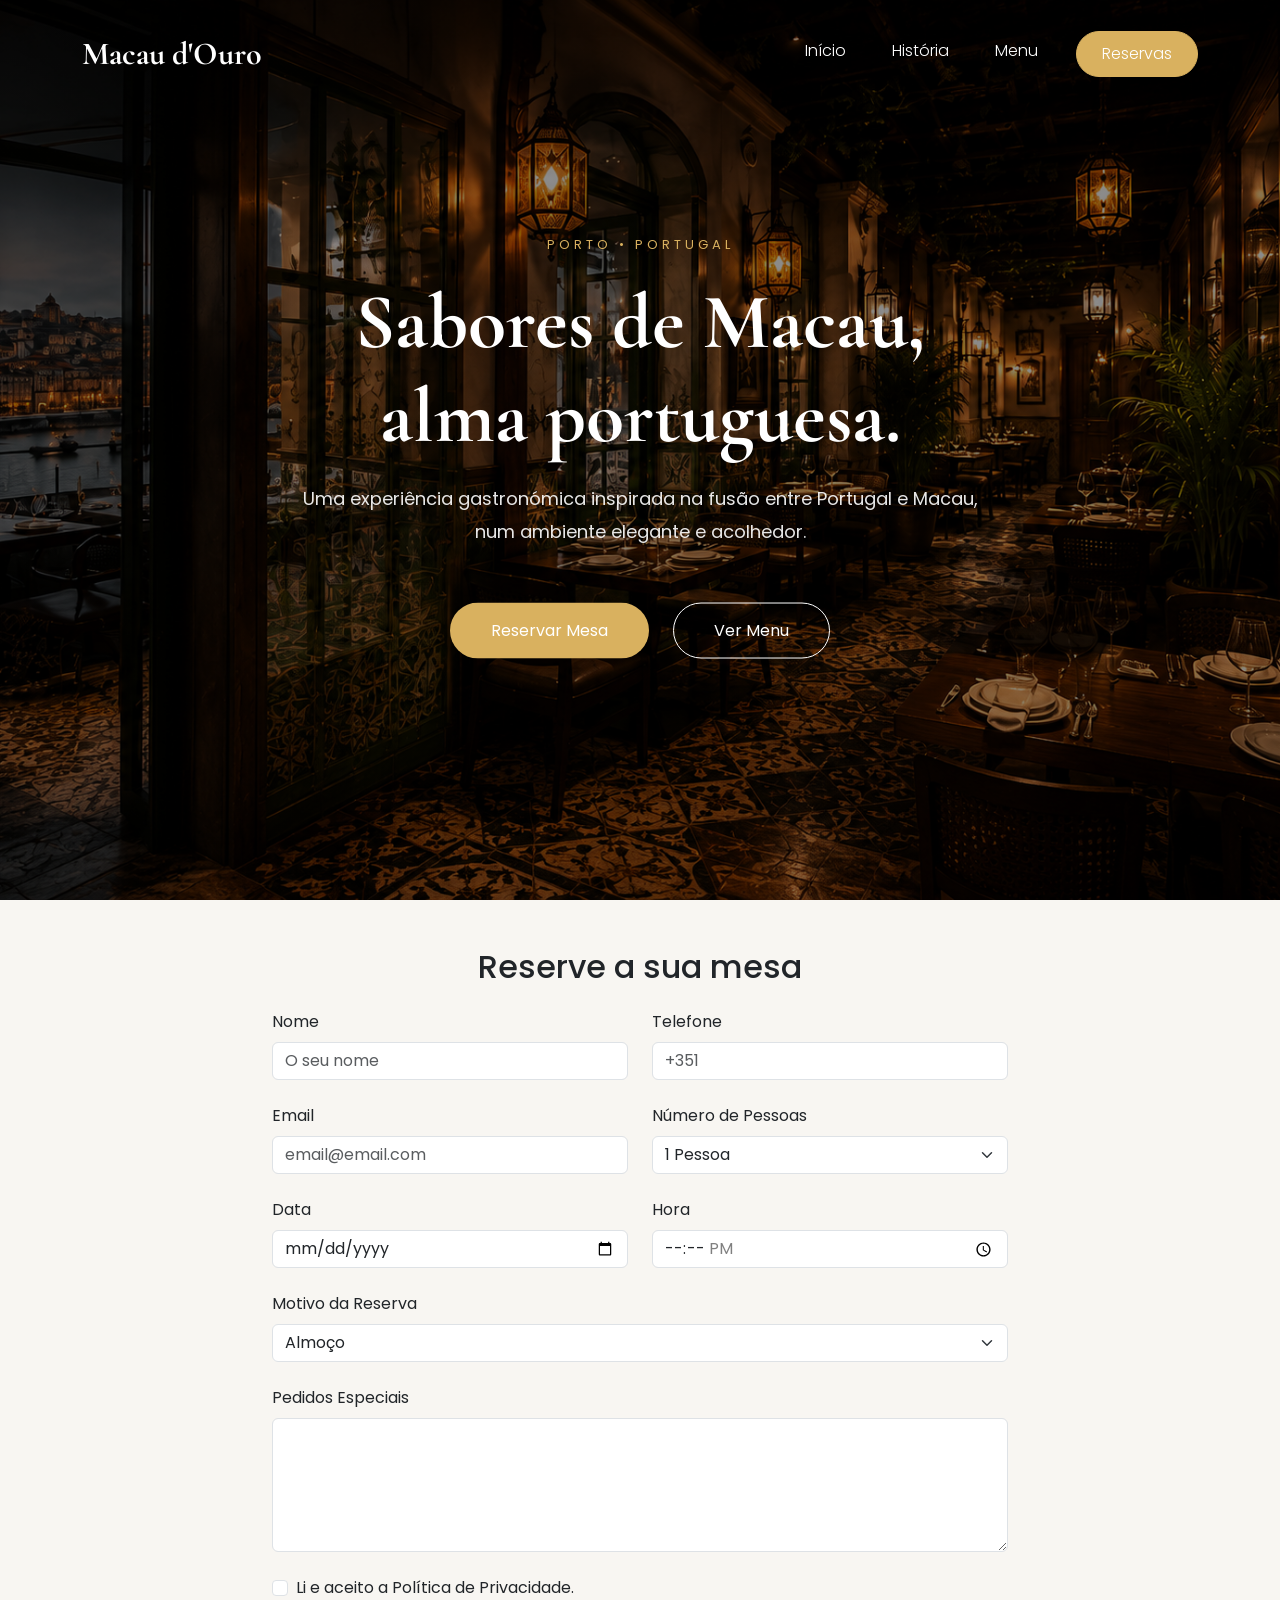
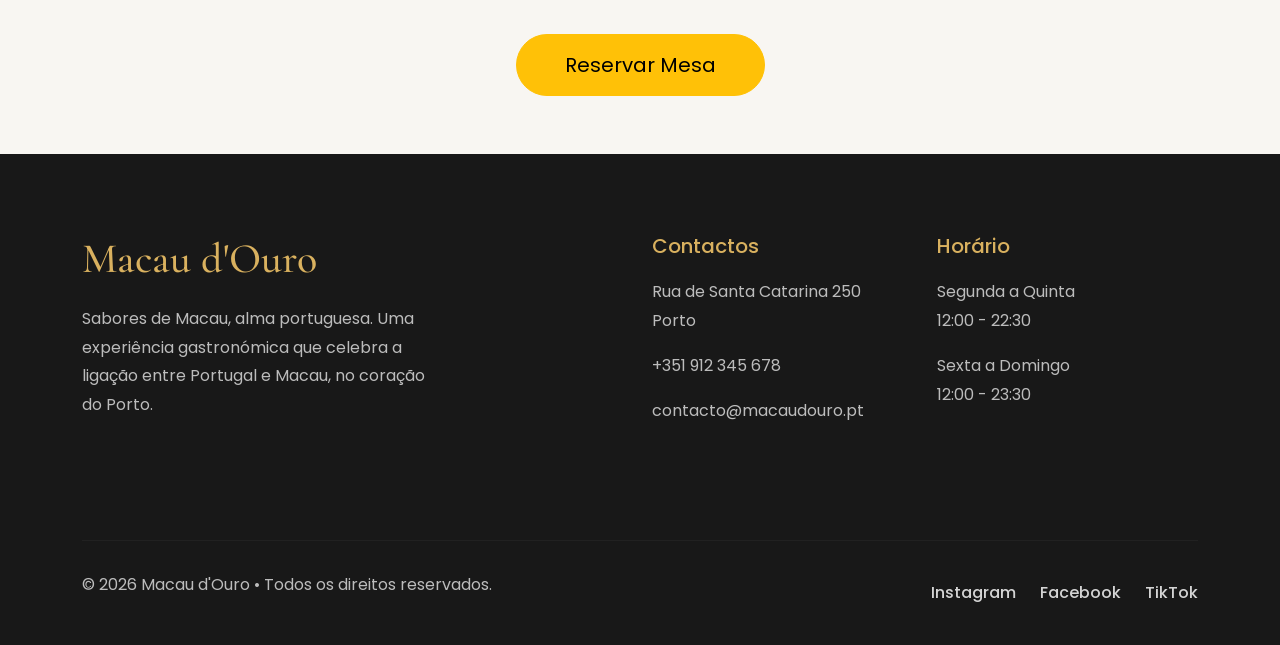
<file: reservas.html>
<!DOCTYPE html>
<html lang="pt">

<head>
    <meta charset="UTF-8">
    <meta name="viewport" content="width=device-width, initial-scale=1.0">
    <title>Macau d'Ouro</title>

    <link href="https://cdn.jsdelivr.net/npm/bootstrap@5.3.7/dist/css/bootstrap.min.css" rel="stylesheet">
    <link rel="stylesheet" href="css/style.css">

    <link rel="preconnect" href="https://fonts.googleapis.com">
    <link
        href="https://fonts.googleapis.com/css2?family=Cormorant+Garamond:wght@400;600;700&family=Poppins:wght@300;400;500&display=swap"
        rel="stylesheet">
</head>
<header class="hero">
    <nav class="navbar navbar-expand-lg navbar-dark fixed-top">
        <div class="container">
            <a class="navbar-brand logo" href="#">
                Macau d'Ouro
            </a>
            <button class="navbar-toggler" type="button" data-bs-toggle="collapse" data-bs-target="#menu">
                <span class="navbar-toggler-icon"></span>
            </button>
            <div class="collapse navbar-collapse" id="menu">
                <ul class="navbar-nav ms-auto">
                    <li class="nav-item">
                        <a class="nav-link" href="index.html">Início</a>
                    </li>
                    <li class="nav-item">
                        <a class="nav-link" href="historia.html">História</a>
                    </li>
                    <li class="nav-item">
                        <a class="nav-link" href="menu.html">Menu</a>
                    </li>
                    <li class="nav-item">
                        <a class="nav-link btn-contacto" href="reservas.html">
                            Reservas
                        </a>
                    </li>
                </ul>
            </div>
        </div>
    </nav>
    <div class="hero-content">
        <span class="subtitle">
            Porto • Portugal
        </span>
        <h1>
            Sabores de Macau,<br>
            alma portuguesa.
        </h1>
        <p>Uma experiência gastronómica inspirada na fusão entre Portugal e Macau, num ambiente elegante e acolhedor.
        </p>
        <div class="hero-buttons">
            <a href="#" class="btn btn-gold">
                Reservar Mesa
            </a>
            <a href="#" class="btn btn-outline">
                Ver Menu
            </a>
        </div>
    </div>
</header>
<main>
    <section class="reservation-form py-5">
        <div class="container">
            <div class="row justify-content-center">
                <div class="col-lg-8">
                    <div class="reservation-card">
                        <h2 class="text-center mb-4">Reserve a sua mesa </h2>
                        <form action="reservas.php" method="post">
                            <div class="row">
                                <div class="col-md-6 mb-4">
                                    <label class="form-label">
                                        Nome
                                    </label>
                                    <input type="text" class="form-control" name="nome" placeholder="O seu nome"
                                        required>
                                </div>
                                <div class="col-md-6 mb-4">
                                    <label class="form-label">
                                        Telefone
                                    </label>
                                    <input type="tel" class="form-control" name="telefone" placeholder="+351" required>
                                </div>
                            </div>
                            <div class="row">
                                <div class="col-md-6 mb-4">
                                    <label class="form-label">
                                        Email
                                    </label>
                                    <input type="email" class="form-control" name="email" placeholder="email@email.com"
                                        required>
                                </div>
                                <div class="col-md-6 mb-4">
                                    <label class="form-label">
                                        Número de Pessoas
                                    </label>
                                    <select class="form-select" name="pessoas" required>
                                        <option value="1">1 Pessoa</option>
                                        <option value="2">2 Pessoas</option>
                                        <option value="3">3 Pessoas</option>
                                        <option value="4">4 Pessoas</option>
                                        <option value="5">5 Pessoas</option>
                                        <option value="6">6 Pessoas</option>
                                    </select>
                                </div>
                            </div>
                            <div class="row">
                                <div class="col-md-6 mb-4">
                                    <label class="form-label">
                                        Data
                                    </label>
                                    <input type="date" class="form-control" name="data" required>
                                </div>
                                <div class="col-md-6 mb-4">
                                    <label class="form-label">
                                        Hora
                                    </label>
                                    <input type="time" class="form-control" name="hora" min="12:00" max="23:00"
                                        step="1800" required>
                                </div>
                            </div>
                            <div class="mb-4">
                                <label class="form-label">
                                    Motivo da Reserva
                                </label>
                                <select class="form-select" name="motivo">
                                    <option value="Almoço">Almoço</option>
                                    <option value="Jantar">Jantar</option>
                                    <option value="Romântico">Jantar Romântico</option>
                                </select>
                            </div>
                            <div class="mb-4">
                                <label class="form-label">
                                    Pedidos Especiais
                                </label>
                                <textarea class="form-control" name="pedidos" rows="5"></textarea>
                            </div>
                            <div class="form-check mb-4">
                                <input class="form-check-input" type="checkbox" required>
                                <label class="form-check-label">
                                    Li e aceito a Política de Privacidade.
                                </label>
                            </div>
                            <div class="text-center">
                                <button class="btn btn-warning btn-lg px-5" type="submit">
                                    Reservar Mesa
                                </button>
                            </div>
                        </form>
                    </div>
                </div>
            </div>
        </div>
    </section>
</main>
<footer class="footer">
    <div class="container">
        <div class="row">
            <!-- Restaurante -->
            <div class="col-lg-4 mb-5">
                <h2 class="footer-logo">
                    Macau d'Ouro
                </h2>
                <p class="footer-text">
                    Sabores de Macau, alma portuguesa.
                    Uma experiência gastronómica que celebra a ligação
                    entre Portugal e Macau, no coração do Porto.
                </p>
            </div>
            <div class="col-lg-2 mb-5">
            </div>
            <div class="col-lg-3 mb-5">
                <h5>Contactos</h5>
                <p>Rua de Santa Catarina 250
                    <br>
                    Porto
                </p>
                <p>+351 912 345 678</p>
                <p>contacto@macaudouro.pt </p>
            </div>
            <div class="col-lg-3">
                <h5>Horário</h5>
                <p>
                    Segunda a Quinta
                    <br>
                    12:00 - 22:30
                </p>
                <p>
                    Sexta a Domingo
                    <br>
                    12:00 - 23:30
                </p>
            </div>
        </div>
        <hr>
        <div class="footer-bottom">
            <p> © 2026 Macau d'Ouro • Todos os direitos reservados.</p>
            <div class="social">
                <a href="#">Instagram</a>
                <a href="#">Facebook</a>
                <a href="#">TikTok</a>
            </div>
        </div>
    </div>
</footer>
<script src="https://cdn.jsdelivr.net/npm/bootstrap@5.3.7/dist/js/bootstrap.bundle.min.js"></script>
</body>

</html>
</file>
<file: css/style.css>
*{
    margin:0;
    padding:0;
    box-sizing:border-box;
}

body{

    font-family:'Poppins',sans-serif;
    background:#f8f6f2;

}

/* HERO */

.hero{

    height:100vh;

    background:

        linear-gradient(
        rgba(0,0,0,.45),
        rgba(0,0,0,.45)
        ),

        url("../images/fundo.png");

    background-size:cover;

    background-position:center;

    position:relative;

}


/* NAVBAR */

.navbar{

    padding:25px 0;

    transition:.4s;

}

.logo{

    color:#fff;

    font-size:32px;

    font-family:'Cormorant Garamond',serif;

    font-weight:bold;

    text-decoration:none;

}

.nav-link{

    color:white !important;

    margin-left:30px;

    font-weight:300;

    transition:.3s;

}

.nav-link:hover{

    color:#d9b15f !important;

}

.btn-contacto{

    border:1px solid #d9b15f;
    background-color:#d9b15f !important;
    border-radius:40px;
    padding:10px 25px !important;

}

.btn-contacto:hover{
    color: #111 !important;
}

/* HERO */

.hero-content{

    position:absolute;

    top:50%;

    left:50%;

    transform:translate(-50%,-50%);

    text-align:center;

    color:white;

    width:80%;

}

.subtitle{

    color:#d9b15f;

    letter-spacing:4px;

    text-transform:uppercase;

    font-size:13px;

}

.hero h1{

    font-family:'Cormorant Garamond',serif;

    font-size:78px;

    margin:20px 0;

    font-weight:700;

}

.hero p{

    max-width:700px;

    margin:auto;

    line-height:1.8;

    font-size:18px;

    opacity:.9;

}

/* BOTÕES */

.hero-buttons{

    margin-top:45px;

}

.btn{

    padding:15px 40px;

    border-radius:40px;

    text-decoration:none;

    margin:10px;

    transition:.4s;

}

.btn-gold{

    background:#d9b15f;

    color:white;

}

.btn-gold:hover{

    background:#b88d34;

    transform:translateY(-3px);

}

.btn-outline{

    border:1px solid white;

    color:white;

}

.btn-outline:hover{

    background:white;

    color:black;

}
.section-title{

    color:#d4af37;

    text-transform:uppercase;

    letter-spacing:4px;

    font-size:13px;

}

.about{

    padding:120px 0;

}

.about h2{

    font-family:'Cormorant Garamond',serif;

    font-size:55px;

    margin:20px 0;

}

.about p{

    line-height:2;

    color:#666;

}

.dishes{

    background:#f6f2eb;

    padding:120px 0;

}

.dish-card{

    background:white;

    border-radius:20px;

    overflow:hidden;

    box-shadow:0 20px 40px rgba(0,0,0,.08);

    transition:.4s;

}

.dish-card:hover{

    transform:translateY(-10px);

}

.dish-card img{

    width:100%;

    height:300px;

    object-fit:cover;

}

.dish-info{

    padding:30px;

}

.history{

    padding:120px 0;

}

.cta{

    background:#111;

    color:white;

    padding:120px 0;

}

.cta h2{

    font-size:60px;

    font-family:'Cormorant Garamond',serif;

}

.cta p{

    max-width:700px;

    margin:auto;

    margin-top:20px;

    margin-bottom:40px;

}
/* ========================= */
/* FOOTER */
/* ========================= */

.footer{

    background:#181818;

    color:white;

    padding:80px 0 30px;

}

.footer-logo{

    font-family:'Cormorant Garamond',serif;

    color:#d9b15f;

    font-size:42px;

    margin-bottom:20px;

}

.footer-text{

    line-height:1.9;

    color:#bcbcbc;

}

.footer h5{

    color:#d9b15f;

    margin-bottom:20px;

    font-size:20px;

}

.footer ul{

    list-style:none;

    padding:0;

}

.footer ul li{

    margin-bottom:12px;

}

.footer a{

    color:#d4d4d4;

    text-decoration:none;

    transition:.3s;

}

.footer a:hover{

    color:#d9b15f;

    padding-left:6px;

}

.footer p{

    color:#bcbcbc;

    line-height:1.8;

}

.footer hr{

    margin:50px 0 30px;

    border-color:#3c3c3c;

}

.footer-bottom{

    display:flex;

    justify-content:space-between;

    align-items:center;

    flex-wrap:wrap;

}

.social a{

    margin-left:20px;

    font-weight:500;

}

.menu-page{

    padding:100px 0;

    background:#f8f5ef;

}

.menu-subtitle{

    color:#C8A24A;

    letter-spacing:5px;

    font-size:14px;

    text-transform:uppercase;

}

.menu-title{

    font-size:60px;

    font-family:'Cormorant Garamond', serif;

    margin:20px 0;

}

.menu-description{

    color:#666;

    max-width:600px;

    margin:auto;

    margin-bottom:70px;

}

.menu-category{

    margin-bottom:70px;

}

.menu-category h2{

    font-family:'Cormorant Garamond', serif;

    color:#234235;

    margin-bottom:30px;

    border-bottom:2px solid #C8A24A;

    display:inline-block;

    padding-bottom:10px;

}

.menu-item{

    display:flex;

    justify-content:space-between;

    align-items:center;

    padding:15px 0;

    border-bottom:1px solid #ddd;

    font-size:18px;

}

.menu-item span:last-child{

    color:#C8A24A;

    font-weight:bold;

}
.reservation-section{

    padding:80px 0;

    text-align:center;

}

.reservation-section h2{

    font-family:'Cormorant Garamond', serif;

    font-size:48px;

    margin-bottom:20px;

    color:#234235;

}

.reservation-section p{

    color:#666;

    margin-bottom:35px;

}

.btn-reservar{

    background:#C8A24A;

    color:white;

    text-decoration:none;

    padding:15px 40px;

    border-radius:50px;

    font-weight:bold;

    transition:.3s;

}

.btn-reservar:hover{

    background:#b18a35;

    color:white;

}
</file>
